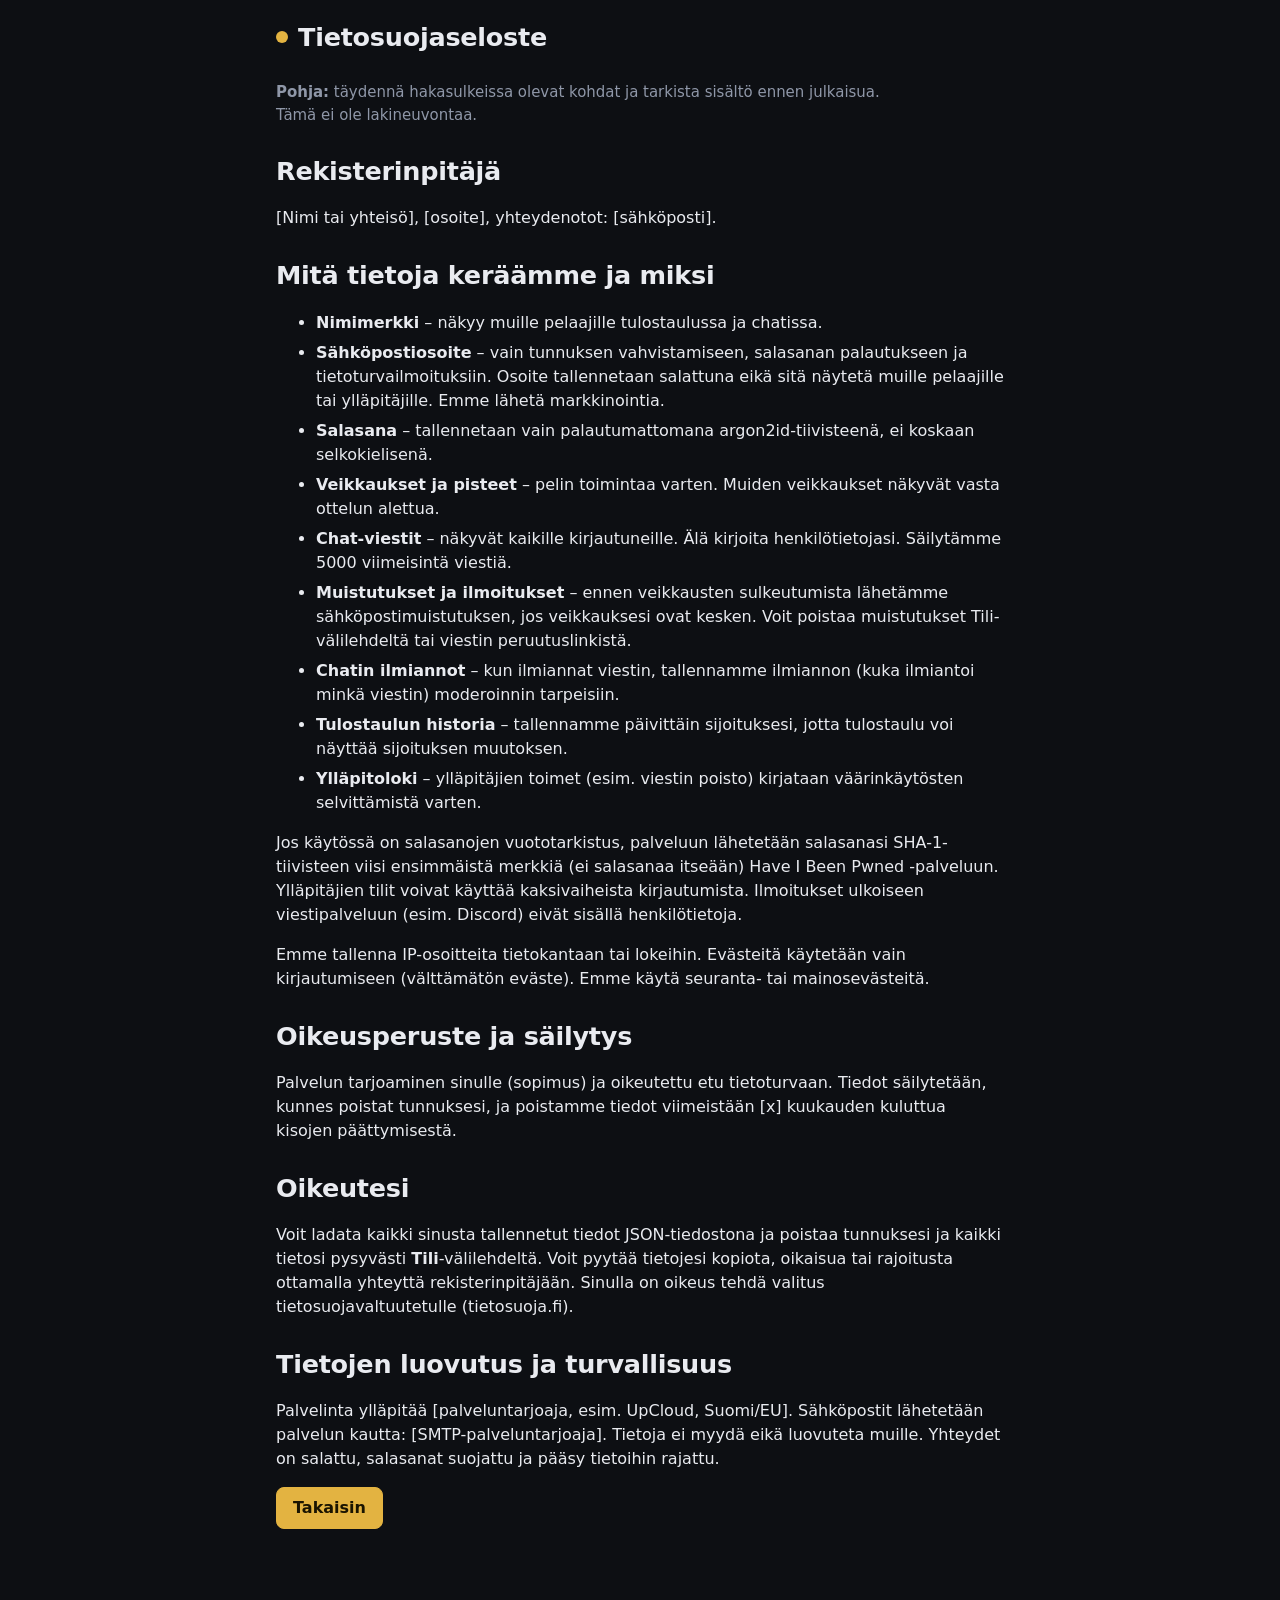
<file: web/privacy.html>
<!DOCTYPE html>
<html lang="fi">
<head>
<meta charset="utf-8">
<meta name="viewport" content="width=device-width, initial-scale=1, viewport-fit=cover">
<meta name="color-scheme" content="dark">
<title>Tietosuojaseloste – EM 2028 -veikkaus</title>
<link rel="stylesheet" href="style.css">
</head>
<body>
<div class="wrap prose">
  <header class="top"><h1><span class="dot"></span>Tietosuojaseloste</h1></header>
  <p class="note"><b>Pohja:</b> täydennä hakasulkeissa olevat kohdat ja tarkista sisältö ennen julkaisua. Tämä ei ole lakineuvontaa.</p>

  <h2>Rekisterinpitäjä</h2>
  <p>[Nimi tai yhteisö], [osoite], yhteydenotot: [sähköposti].</p>

  <h2>Mitä tietoja keräämme ja miksi</h2>
  <ul>
    <li><b>Nimimerkki</b> – näkyy muille pelaajille tulostaulussa ja chatissa.</li>
    <li><b>Sähköpostiosoite</b> – vain tunnuksen vahvistamiseen, salasanan palautukseen ja tietoturvailmoituksiin. Osoite tallennetaan salattuna eikä sitä näytetä muille pelaajille tai ylläpitäjille. Emme lähetä markkinointia.</li>
    <li><b>Salasana</b> – tallennetaan vain palautumattomana argon2id-tiivisteenä, ei koskaan selkokielisenä.</li>
    <li><b>Veikkaukset ja pisteet</b> – pelin toimintaa varten. Muiden veikkaukset näkyvät vasta ottelun alettua.</li>
    <li><b>Chat-viestit</b> – näkyvät kaikille kirjautuneille. Älä kirjoita henkilötietojasi. Säilytämme 5000 viimeisintä viestiä.</li>
    <li><b>Muistutukset ja ilmoitukset</b> – ennen veikkausten sulkeutumista lähetämme sähköpostimuistutuksen, jos veikkauksesi ovat kesken. Voit poistaa muistutukset Tili-välilehdeltä tai viestin peruutuslinkistä.</li>
    <li><b>Chatin ilmiannot</b> – kun ilmiannat viestin, tallennamme ilmiannon (kuka ilmiantoi minkä viestin) moderoinnin tarpeisiin.</li>
    <li><b>Tulostaulun historia</b> – tallennamme päivittäin sijoituksesi, jotta tulostaulu voi näyttää sijoituksen muutoksen.</li>
    <li><b>Ylläpitoloki</b> – ylläpitäjien toimet (esim. viestin poisto) kirjataan väärinkäytösten selvittämistä varten.</li>
  </ul>
  <p>Jos käytössä on salasanojen vuototarkistus, palveluun lähetetään salasanasi SHA-1-tiivisteen viisi ensimmäistä merkkiä (ei salasanaa itseään) Have I Been Pwned -palveluun. Ylläpitäjien tilit voivat käyttää kaksivaiheista kirjautumista. Ilmoitukset ulkoiseen viestipalveluun (esim. Discord) eivät sisällä henkilötietoja.</p>
  <p>Emme tallenna IP-osoitteita tietokantaan tai lokeihin. Evästeitä käytetään vain kirjautumiseen (välttämätön eväste). Emme käytä seuranta- tai mainosevästeitä.</p>

  <h2>Oikeusperuste ja säilytys</h2>
  <p>Palvelun tarjoaminen sinulle (sopimus) ja oikeutettu etu tietoturvaan. Tiedot säilytetään, kunnes poistat tunnuksesi, ja poistamme tiedot viimeistään [x] kuukauden kuluttua kisojen päättymisestä.</p>

  <h2>Oikeutesi</h2>
  <p>Voit ladata kaikki sinusta tallennetut tiedot JSON-tiedostona ja poistaa tunnuksesi ja kaikki tietosi pysyvästi <b>Tili</b>-välilehdeltä. Voit pyytää tietojesi kopiota, oikaisua tai rajoitusta ottamalla yhteyttä rekisterinpitäjään. Sinulla on oikeus tehdä valitus tietosuojavaltuutetulle (tietosuoja.fi).</p>

  <h2>Tietojen luovutus ja turvallisuus</h2>
  <p>Palvelinta ylläpitää [palveluntarjoaja, esim. UpCloud, Suomi/EU]. Sähköpostit lähetetään palvelun kautta: [SMTP-palveluntarjoaja]. Tietoja ei myydä eikä luovuteta muille. Yhteydet on salattu, salasanat suojattu ja pääsy tietoihin rajattu.</p>

  <p><a class="btn primary" href="/">Takaisin</a></p>
</div>
</body>
</html>
</file>
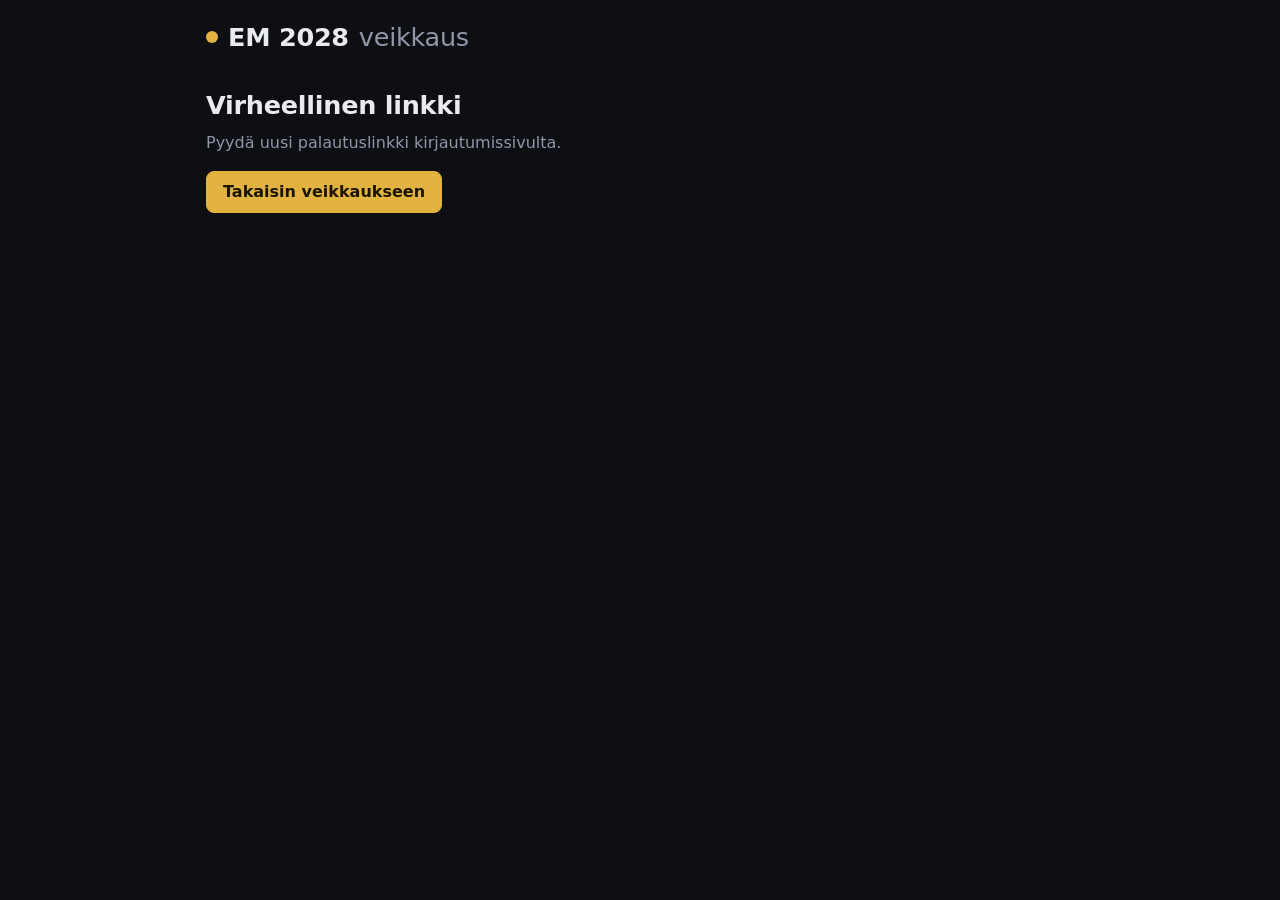
<file: web/reset.html>
<!DOCTYPE html>
<html lang="fi">
<head>
<meta charset="utf-8">
<meta name="viewport" content="width=device-width, initial-scale=1, viewport-fit=cover">
<meta name="robots" content="noindex,nofollow">
<meta name="referrer" content="no-referrer">
<meta name="color-scheme" content="dark">
<title>Uusi salasana – EM 2028 -veikkaus</title>
<link rel="stylesheet" href="style.css">
</head>
<body data-page="reset">
<div class="wrap">
  <header class="top"><h1><span class="dot"></span>EM 2028 <span class="light">veikkaus</span></h1></header>
  <main id="app" aria-live="polite"></main>
</div>
<script src="pages.js"></script>
</body>
</html>
</file>
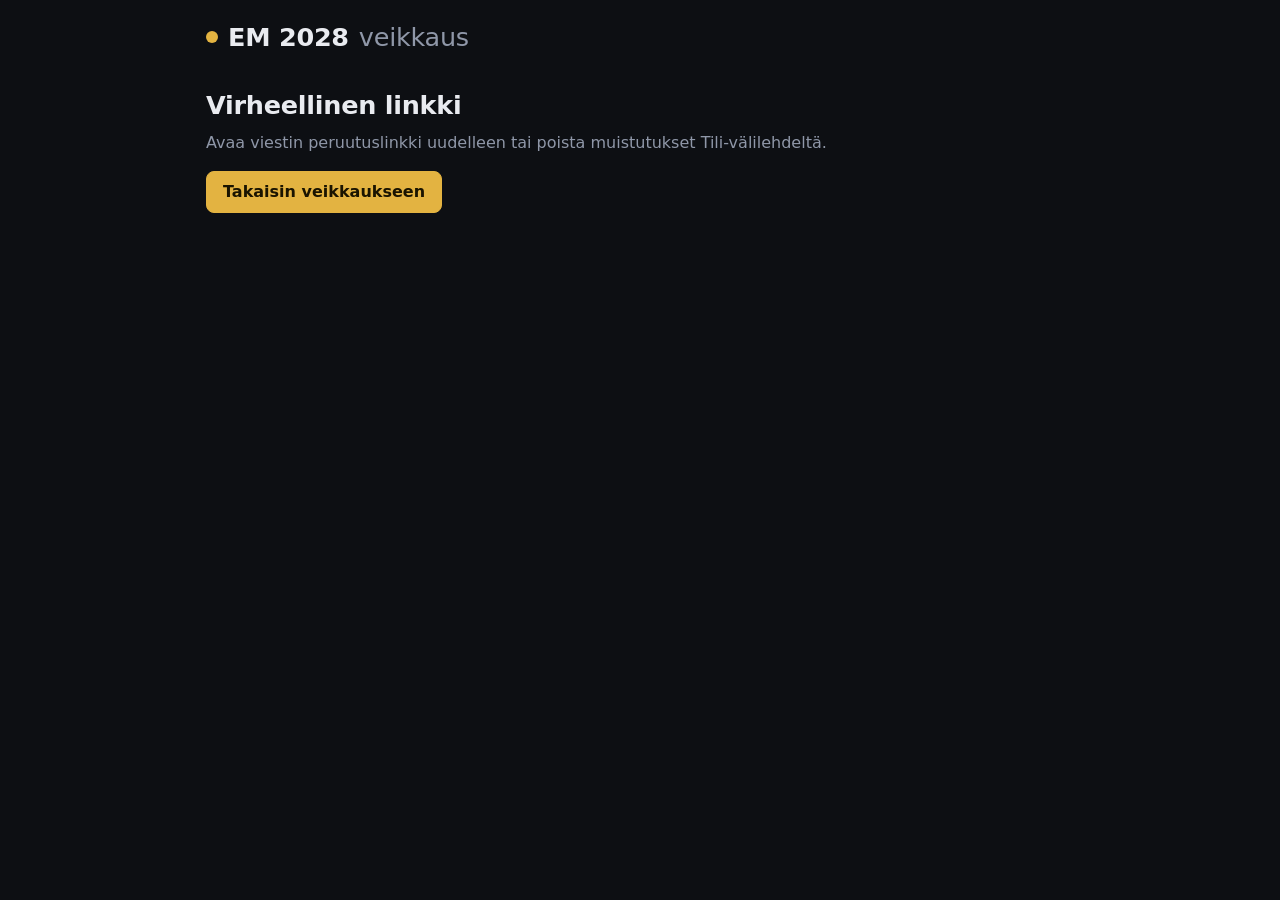
<file: web/unsubscribe.html>
<!DOCTYPE html>
<html lang="fi">
<head>
<meta charset="utf-8">
<meta name="viewport" content="width=device-width, initial-scale=1, viewport-fit=cover">
<meta name="robots" content="noindex,nofollow">
<meta name="referrer" content="no-referrer">
<meta name="color-scheme" content="dark">
<title>Muistutukset – EM 2028 -veikkaus</title>
<link rel="stylesheet" href="style.css">
</head>
<body data-page="unsubscribe">
<div class="wrap">
  <header class="top"><h1><span class="dot"></span>EM 2028 <span class="light">veikkaus</span></h1></header>
  <main id="app" aria-live="polite"><p class="note">Käsitellään…</p></main>
</div>
<script src="pages.js"></script>
</body>
</html>
</file>
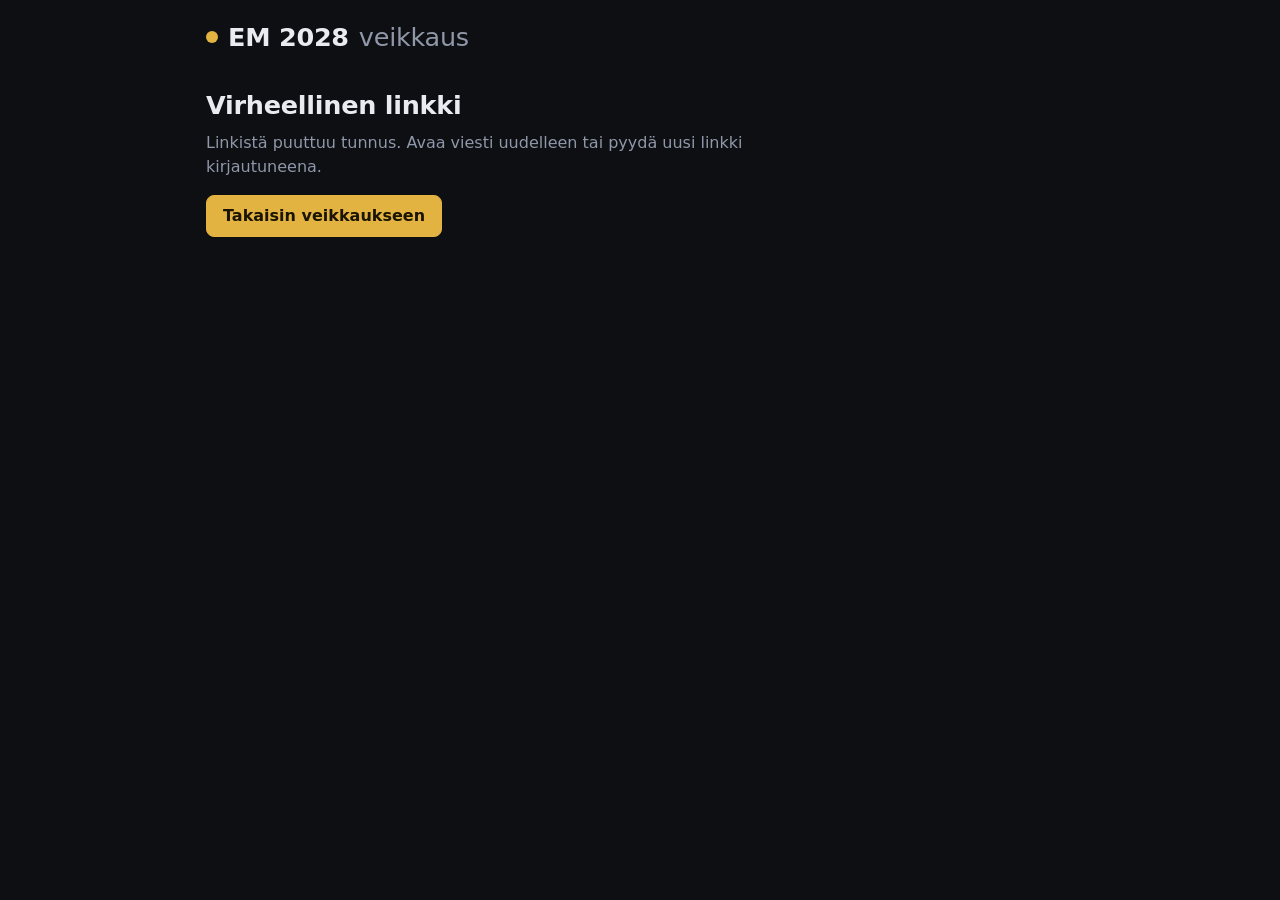
<file: web/verify.html>
<!DOCTYPE html>
<html lang="fi">
<head>
<meta charset="utf-8">
<meta name="viewport" content="width=device-width, initial-scale=1, viewport-fit=cover">
<meta name="robots" content="noindex,nofollow">
<meta name="referrer" content="no-referrer">
<meta name="color-scheme" content="dark">
<title>Vahvista sähköposti – EM 2028 -veikkaus</title>
<link rel="stylesheet" href="style.css">
</head>
<body data-page="verify">
<div class="wrap">
  <header class="top"><h1><span class="dot"></span>EM 2028 <span class="light">veikkaus</span></h1></header>
  <main id="app" aria-live="polite"><p class="note">Vahvistetaan…</p></main>
</div>
<script src="pages.js"></script>
</body>
</html>
</file>
<file: web/style.css>
/* EM 2028 -veikkaus: tumma, rauhallinen, yksi kultainen aksentti. */
:root{
  --bg:#0d0f13;--surface:#151820;--surface2:#1c212c;--line:#2a3040;
  --text:#e9ebf0;--muted:#8f97a8;
  --accent:#e3b341;--accent-ink:#1a1400;
  --ok:#4ade80;--bad:#f87171;
  --A:#f472b6;--B:#c084fc;--C:#fb923c;--D:#38bdf8;--E:#34d399;--F:#818cf8;
  --font:system-ui,-apple-system,"Segoe UI",Roboto,Arial,sans-serif;
  color-scheme:dark;
  box-sizing:border-box;
  padding-top:env(safe-area-inset-top,0px);
  padding-bottom:env(safe-area-inset-bottom,0px);
}
html{scroll-padding-top:calc(env(safe-area-inset-top,0px) + 64px)}
*,*::before,*::after{box-sizing:border-box}
body{margin:0;background:var(--bg);color:var(--text);font-family:var(--font);font-size:16px;line-height:1.5;-webkit-text-size-adjust:100%}
button,input,select,textarea{font:inherit;color:inherit}
button{cursor:pointer}
[hidden]{display:none!important}
a{color:var(--accent)}
:focus-visible{outline:2px solid var(--accent);outline-offset:2px}
.wrap{max-width:900px;margin:0 auto;padding:0 16px 56px}

/* Otsikko ja valikko */
.top{padding:22px 0 12px}
.top h1{margin:0;font-size:1.5rem;font-weight:700;letter-spacing:-.01em;display:flex;align-items:center;gap:10px}
.top h1 .light{font-weight:400;color:var(--muted)}
.top p{margin:6px 0 0;color:var(--muted)}
.dot{width:12px;height:12px;border-radius:50%;background:var(--accent);flex:none}
nav.tabs{position:sticky;top:env(safe-area-inset-top,0px);z-index:5;margin:0 -16px;padding:0 16px;display:flex;gap:4px;overflow-x:auto;background:var(--bg);border-bottom:1px solid var(--line)}
nav.tabs button{flex:0 0 auto;border:0;background:transparent;padding:12px 14px;font-weight:600;color:var(--muted);border-bottom:2px solid transparent;margin-bottom:-1px}
nav.tabs button:hover{color:var(--text)}
nav.tabs button[aria-selected="true"]{color:var(--text);border-bottom-color:var(--accent)}

section.view{padding-top:20px}
h2{font-size:1.5rem;font-weight:700;margin:0 0 6px;letter-spacing:-.01em}
h3{font-size:1.05rem;font-weight:700;margin:24px 0 10px}
.lead{color:var(--muted);margin:0 0 16px;max-width:62ch}
.note{font-size:.88rem;color:var(--muted);max-width:68ch}
.err{color:var(--bad);font-weight:600;min-height:1.4em}
.okmsg{color:var(--ok);font-weight:600}

/* Kortit */
.card,.stat,.acard,.chatlog{background:var(--surface);border:1px solid var(--line);border-radius:12px}
.card{padding:16px;margin-bottom:14px}
.grid2{display:grid;grid-template-columns:repeat(auto-fit,minmax(280px,1fr));gap:14px}

/* Lomakkeet */
.field{display:flex;flex-direction:column;gap:6px;margin-bottom:14px}
.field label{font-weight:600;font-size:.92rem}
input[type=text],input[type=email],input[type=password],select,input[type=datetime-local]{
  background:var(--bg);border:1px solid var(--line);border-radius:8px;padding:10px 12px;width:100%;max-width:100%}
input:focus,select:focus{border-color:var(--accent);outline:none;box-shadow:0 0 0 3px rgba(227,179,65,.2)}
input::placeholder{color:#5f6778}
.pw{display:flex;gap:8px}
.pw input{flex:1;min-width:0}
.meter{height:4px;border-radius:99px;background:var(--line);overflow:hidden;margin-bottom:10px}
.meter i{display:block;height:100%;width:var(--w,0%);background:var(--accent);transition:width .2s}
.seg{display:inline-flex;gap:2px;padding:3px;border-radius:10px;background:var(--surface);border:1px solid var(--line);margin:4px 0 16px}
.seg button{border:0;background:transparent;padding:7px 16px;border-radius:8px;font-weight:600;color:var(--muted)}
.seg button[aria-selected="true"]{background:var(--surface2);color:var(--text)}
.linkbtn{background:none;border:0;padding:0;color:var(--accent);text-decoration:underline}

/* Napit */
.btn{border:1px solid var(--line);background:var(--surface2);border-radius:8px;padding:8px 16px;font-weight:600;transition:background .12s,border-color .12s}
.btn:hover{border-color:#3a4258}
.btn.primary{background:var(--accent);color:var(--accent-ink);border-color:var(--accent)}
.btn.primary:hover{filter:brightness(1.08)}
.btn.danger{color:var(--bad);border-color:rgba(248,113,113,.5);background:transparent}
.btn.danger.sure{background:var(--bad);color:#1a0505;border-color:var(--bad)}
.btn[aria-pressed="true"]{background:var(--accent);color:var(--accent-ink);border-color:var(--accent)}
.btn:disabled{opacity:.5;cursor:not-allowed}
.btn.small{padding:4px 12px;font-size:.85rem}
a.btn{display:inline-block;text-decoration:none;color:var(--text)}
a.btn.primary{color:var(--accent-ink)}
.row{display:flex;flex-wrap:wrap;gap:10px;align-items:center;margin:12px 0}
.rowbtns{display:flex;flex-wrap:wrap;gap:8px;margin-top:10px}

/* Suodattimet */
.chips{display:flex;flex-wrap:wrap;gap:6px;margin-bottom:16px}
.chip{--gc:var(--accent);border:1px solid var(--line);background:var(--surface);border-radius:8px;padding:6px 14px;font-weight:600;display:inline-flex;gap:8px;align-items:center}
.chip small{color:var(--muted);font-weight:400}
.chip[aria-pressed="true"]{border-color:var(--gc);background:var(--surface2)}
.chip[aria-pressed="true"]::before{content:"";width:8px;height:8px;border-radius:50%;background:var(--gc)}

/* Lohkonäkymä: valitsin, taulukko vasemmalla ja ottelut oikealla */
.gchips{display:grid;grid-template-columns:repeat(6,1fr);gap:8px;margin-bottom:18px}
.gchip{--gc:var(--accent);border:2px solid var(--gc);background:var(--surface);border-radius:10px;padding:8px 4px;font-size:1.35rem;font-weight:700;line-height:1;display:flex;flex-direction:column;align-items:center;gap:4px;color:var(--text)}
.gchip small{font-size:.72rem;font-weight:400;color:var(--muted)}
.gchip[aria-pressed="true"]{background:var(--gc);color:#10131a}
.gchip[aria-pressed="true"] small{color:#10131a}
.cols{display:grid;grid-template-columns:minmax(0,5fr) minmax(0,6fr);gap:20px;align-items:start}
.cols>div:first-child{position:sticky;top:58px}
@media (max-width:760px){.cols{grid-template-columns:1fr}.cols>div:first-child{position:static}}
.panel{--gc:var(--accent);background:var(--surface);border:1px solid var(--line);border-top:4px solid var(--gc);border-radius:12px;padding:14px}
.panel h3{margin:0 0 8px}
.panel td.pos{width:1.6rem;color:var(--muted)}
.panel tr.adv-row td.pos{box-shadow:inset 3px 0 0 var(--gc);color:var(--text);font-weight:700}
.panel tr.third-row td.pos{background:repeating-linear-gradient(135deg,var(--gc) 0 3px,transparent 3px 6px) left/3px 100% no-repeat;color:var(--text)}
.code{color:var(--muted);font-size:.8rem}
.legend{margin-top:2px}

/* Veikkausjakson tila */
.banner{border:1px solid var(--line);border-left:3px solid var(--accent);background:var(--surface);border-radius:10px;padding:12px 14px;margin-bottom:16px}
.banner.locked{border-left-color:var(--muted)}
.banner .progress{display:block;margin-top:4px;color:var(--muted);font-size:.9rem}
.notice{border:1px solid var(--accent);border-radius:10px;padding:12px 14px;margin-bottom:16px;background:rgba(227,179,65,.08)}
.champion{display:flex;flex-wrap:wrap;gap:6px 14px;align-items:baseline;border:1px solid var(--line);border-left:3px solid var(--accent);border-radius:10px;padding:12px 14px;margin-bottom:16px;background:var(--surface)}
.champion b{font-size:1.25rem}

/* Ottelukortti */
.md{font-size:.85rem;font-weight:600;color:var(--muted);margin:18px 0 8px}
.match{--gc:var(--muted);background:var(--surface);border:1px solid var(--line);border-left:3px solid var(--gc);border-radius:10px;padding:10px 14px;margin-bottom:8px}
.meta{display:flex;flex-wrap:wrap;gap:2px 12px;font-size:.8rem;color:var(--muted);margin-bottom:6px}
.fixture{display:grid;grid-template-columns:minmax(0,1fr) auto minmax(0,1fr);gap:10px;align-items:center}
.tm{font-weight:600;overflow:hidden;text-overflow:ellipsis;white-space:nowrap}
.tm.home{text-align:right}
.tm.ph{color:var(--muted);font-weight:400;font-size:.9rem}
.sc{display:flex;align-items:center;gap:6px}
.sc span{color:var(--muted)}
.sc input{width:2.9rem;height:2.9rem;text-align:center;padding:0;font-size:1.3rem;font-weight:700;font-variant-numeric:tabular-nums;background:var(--bg)}
.sc input:disabled{opacity:.5}
.status{font-size:.85rem;margin-top:6px;display:flex;flex-wrap:wrap;gap:4px 14px;align-items:center;color:var(--muted);min-height:1.2em}
.pts{font-weight:700;color:var(--accent)}
.adv{display:flex;gap:12px;flex-wrap:wrap;font-size:.88rem;margin-top:6px;color:var(--muted)}
.adv label{display:flex;gap:6px;align-items:center}

/* Taulukot */
.scroll{overflow-x:auto}
table{width:100%;border-collapse:collapse}
th{font-weight:600;color:var(--muted);font-size:.8rem;text-align:center;padding:6px 4px}
td{padding:9px 4px;text-align:center;border-top:1px solid var(--line);font-variant-numeric:tabular-nums}
th.l,td.l{text-align:left}
tr.adv-row td:first-child{box-shadow:inset 3px 0 0 var(--accent)}
tr.you td{background:rgba(227,179,65,.08);font-weight:700}
tr.gap td{border-top:0;color:var(--muted);padding:0}
td.rank{width:2.6rem;color:var(--muted)}
tr.r1 td.rank{color:#f5d36b;font-weight:700}
tr.r2 td.rank{color:#cfd6e4;font-weight:700}
tr.r3 td.rank{color:#d9a074;font-weight:700}
td.pts-cell{font-weight:700}
.big{font-size:clamp(1.8rem,7vw,2.6rem);font-weight:700;line-height:1.1}
.rules li{margin-bottom:4px}
.breakdown{display:flex;flex-wrap:wrap;gap:8px 28px;margin:8px 0}
.breakdown div{display:flex;flex-direction:column}
.breakdown b{font-size:1.4rem}

/* Chat */
.chatlog{height:min(55vh,520px);min-height:260px;overflow-y:auto;padding:12px;display:flex;flex-direction:column;gap:8px}
.msg{max-width:86%;align-self:flex-start;background:var(--surface2);border-radius:10px;padding:6px 12px;overflow-wrap:anywhere}
.msg.mine{align-self:flex-end;background:rgba(227,179,65,.16);border:1px solid rgba(227,179,65,.35)}
.msg .who{font-weight:700;font-size:.85rem;margin-right:8px}
.msg .when{font-size:.75rem;color:var(--muted)}
.msg .txt{white-space:pre-wrap}
.chatform input{flex:1;min-width:0}

/* Muut */
.keybox{font-family:ui-monospace,Menlo,Consolas,monospace;font-size:1.05rem;background:var(--bg);border:1px dashed var(--line);border-radius:8px;padding:12px;word-break:break-all;user-select:all}
.foot{margin-top:40px;text-align:center;font-size:.85rem;color:var(--muted)}
.prose{max-width:760px}
.prose h2{margin-top:26px}
.prose li{margin-bottom:6px}

/* Ylläpito */
.toast{position:fixed;left:50%;transform:translateX(-50%);bottom:calc(env(safe-area-inset-bottom,0px) + 16px);background:var(--surface2);border:1px solid var(--line);border-radius:10px;padding:10px 16px;max-width:90vw;box-shadow:0 6px 24px rgba(0,0,0,.5);opacity:0;pointer-events:none;z-index:60;transition:opacity .2s}
.toast.show{opacity:1}
.stats{display:grid;grid-template-columns:repeat(auto-fit,minmax(150px,1fr));gap:12px}
.stat{padding:14px}
.stat .big{display:block}
.badge{display:inline-block;font-size:.75rem;font-weight:600;border-radius:99px;padding:2px 10px;background:var(--surface2);border:1px solid var(--line);margin-left:6px}
.badge.warn{background:rgba(248,113,113,.15);border-color:rgba(248,113,113,.5);color:var(--bad)}
.acard{padding:12px 14px;margin-bottom:10px}
.acard .head{display:flex;flex-wrap:wrap;gap:6px 14px;align-items:baseline;margin-bottom:8px}
.acard .head b{font-size:1.05rem}
.acard .fields{display:grid;grid-template-columns:repeat(auto-fit,minmax(170px,1fr));gap:10px;align-items:end}
.acard .fields label{display:flex;flex-direction:column;gap:4px;font-size:.85rem;color:var(--muted)}
.acard .goals{display:flex;gap:6px;align-items:center}
.acard .goals input{width:3.4rem;text-align:center;font-weight:700}
.log td{font-size:.85rem;text-align:left;vertical-align:top}
.msgrow{display:flex;flex-wrap:wrap;gap:6px 12px;align-items:center;border-top:1px solid var(--line);padding:8px 0}
.msgrow .txt{flex:1 1 260px;overflow-wrap:anywhere}
.search{max-width:360px;margin-bottom:12px}

@media (max-width:520px){.sc input{width:2.6rem;height:2.7rem}}
@media (prefers-reduced-motion:reduce){*,*::before,*::after{animation:none!important;transition:none!important}}

/* Kaaviopuu, sijoituksen muutos, ilmiannot */
.tree{display:flex;gap:16px;align-items:stretch;padding-bottom:8px}
.tcol{display:flex;flex-direction:column;min-width:210px;flex:1}
.tname{font-size:.85rem;font-weight:600;color:var(--muted);margin-bottom:8px}
.tlist{flex:1;display:flex;flex-direction:column;justify-content:space-around;gap:10px}
.tbox{background:var(--surface);border:1px solid var(--line);border-radius:10px;padding:8px 10px}
.trow{display:flex;justify-content:space-between;gap:10px;padding:2px 0;color:var(--muted)}
.trow.win{color:var(--text);font-weight:700}
.trow .ph{font-weight:400;font-size:.85rem}
.tmeta{font-size:.75rem;color:var(--muted);margin-top:4px}
small.up{color:var(--ok);font-weight:600}
small.down{color:var(--bad);font-weight:600}
.linkbtn.rep{font-size:.75rem;margin-left:10px;color:var(--muted)}
.ph2{margin:12px 0 8px}
textarea{background:var(--bg);border:1px solid var(--line);border-radius:8px;padding:10px 12px;width:100%;min-height:140px;font-family:ui-monospace,Menlo,Consolas,monospace;font-size:.9rem}
textarea:focus{border-color:var(--accent);outline:none;box-shadow:0 0 0 3px rgba(227,179,65,.2)}

.fields-col{display:flex;flex-direction:column;gap:8px;margin:8px 0}
details{margin-top:12px}
summary{cursor:pointer;font-weight:600}
.chk{display:inline-flex;align-items:center;gap:4px;margin-right:12px}

/* ---------- Yksinkertaistettu ohjattu veikkaus ---------- */
html{font-size:106.25%} /* 17 px: helpompi lukea */
nav.tabs{padding:0 8px;margin:0 -16px;gap:0}
nav.tabs button{flex:1 1 0;padding:13px 4px;text-align:center;font-size:.95rem}
.top{padding:18px 0 10px}
.banner{padding:10px 14px;margin-bottom:12px}
.progressbar{height:8px;border-radius:99px;background:var(--line);overflow:hidden;margin:8px 0 6px}
.progressbar i{display:block;height:100%;width:var(--w,0%);background:var(--accent);border-radius:99px;transition:width .3s}
.notice{padding:8px 12px;font-size:.9rem;margin-bottom:12px}
.guide{border:1px solid var(--line);border-radius:12px;background:var(--surface);padding:12px 14px;margin-bottom:14px}
.guide ol{margin:6px 0 10px;padding-left:1.2rem}
.guide li{margin-bottom:4px}
.steps{display:grid;grid-template-columns:repeat(3,1fr);gap:8px;margin:0 0 16px}
.step{display:flex;flex-direction:column;align-items:center;gap:2px;padding:10px 6px;border:2px solid var(--line);background:var(--surface);border-radius:12px;color:var(--muted)}
.step .num{width:1.6rem;height:1.6rem;border-radius:50%;display:grid;place-items:center;font-weight:700;background:var(--surface2);color:var(--text);font-size:.9rem}
.step .lbl{font-weight:700;color:var(--text);font-size:.92rem;line-height:1.2;text-align:center}
.step small{font-size:.78rem}
.step[aria-selected="true"]{border-color:var(--accent);background:var(--surface2)}
.step.done .num{background:var(--ok);color:#06210f}
.nextrow{margin:18px 0 6px}
.btn.primary.next{width:100%;padding:14px 16px;font-size:1.05rem;border-radius:12px}
.done-card{border-color:var(--ok)}
.card.done-card b{color:var(--ok)}
.match{padding:12px 14px}
.sc input{width:3.2rem;height:3.2rem;font-size:1.45rem}
.btn{min-height:42px}
.btn.small{min-height:36px}
@media (max-width:760px){
  .cols>div:first-child{order:2}   /* puhelimella ottelut ensin, taulukko niiden alla */
  .cols>div:first-child{margin-top:8px}
}
@media (max-width:520px){
  .sc input{width:3rem;height:3.2rem}
  .tm{font-size:.98rem}
}

.guide{display:flex;flex-wrap:wrap;gap:6px 10px;align-items:center;padding:10px 14px;font-size:.92rem;color:var(--muted)}
.steps{margin-top:2px}
</file>
